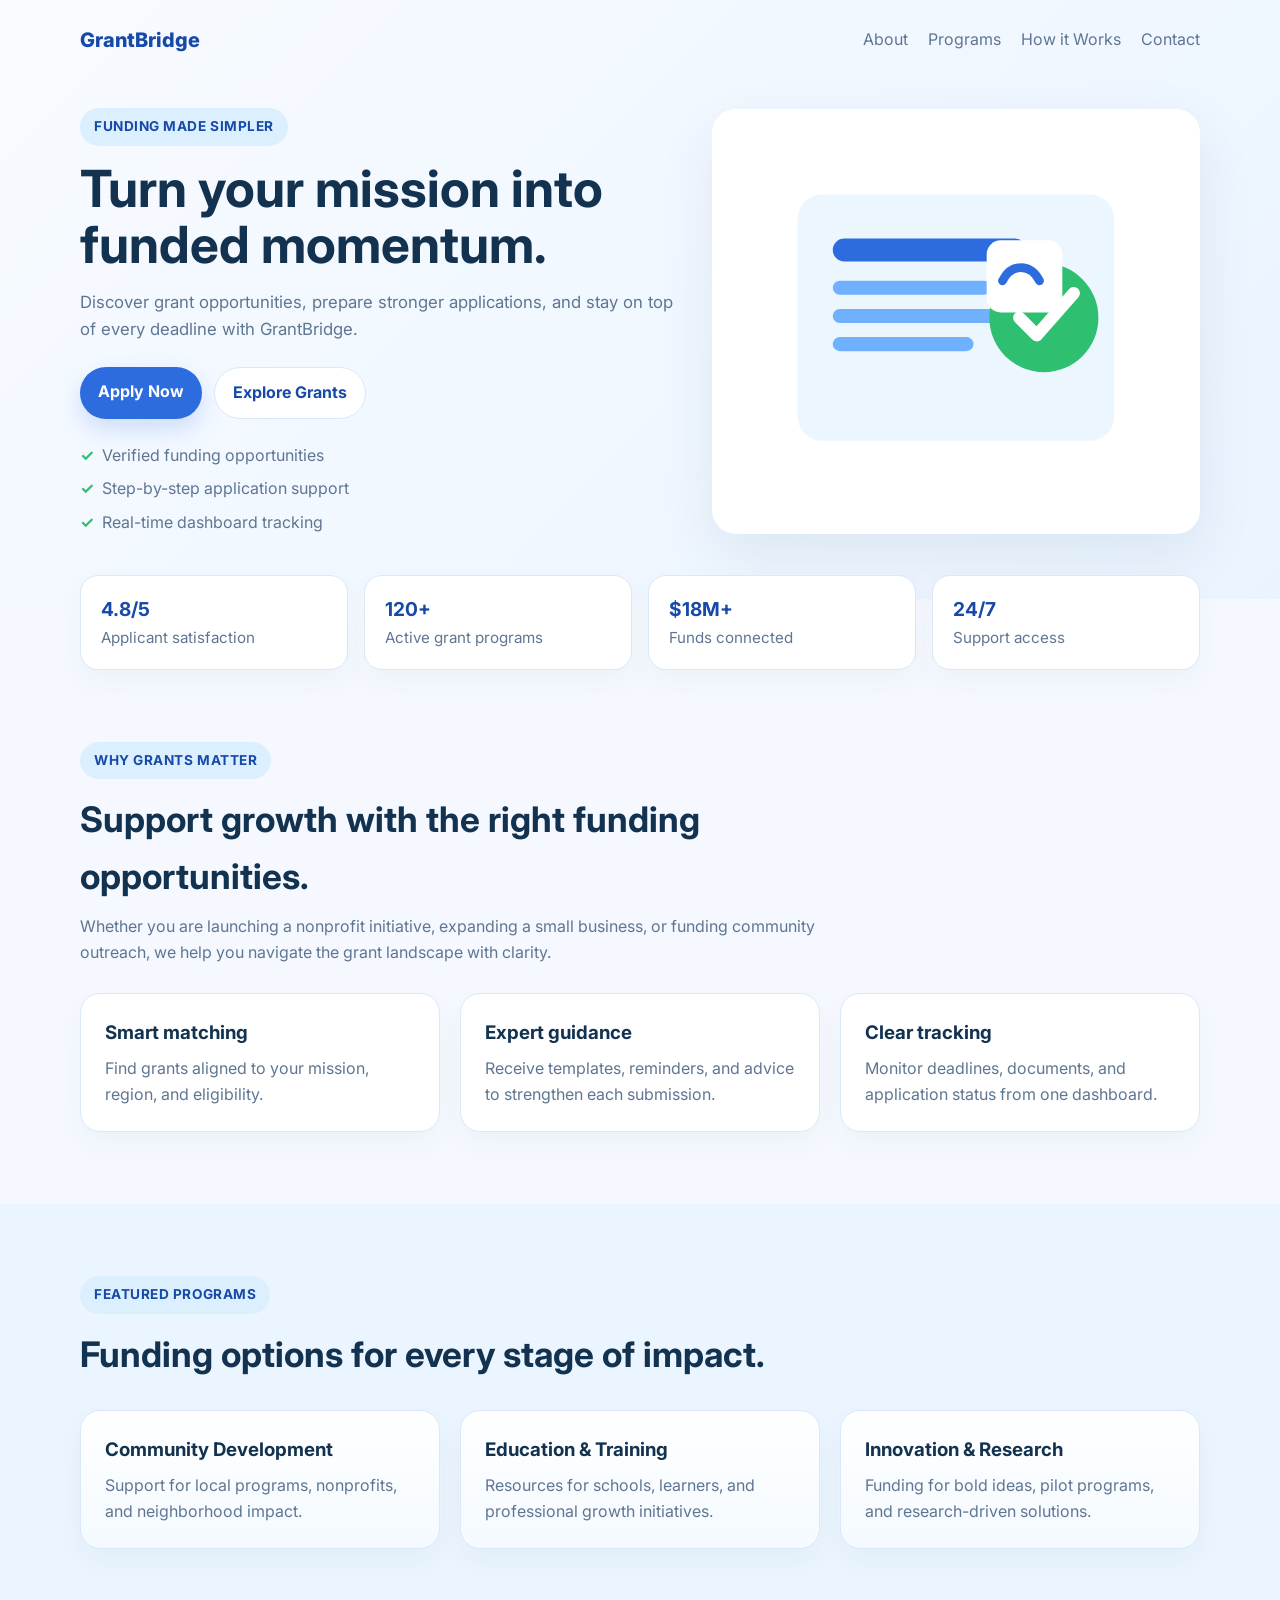
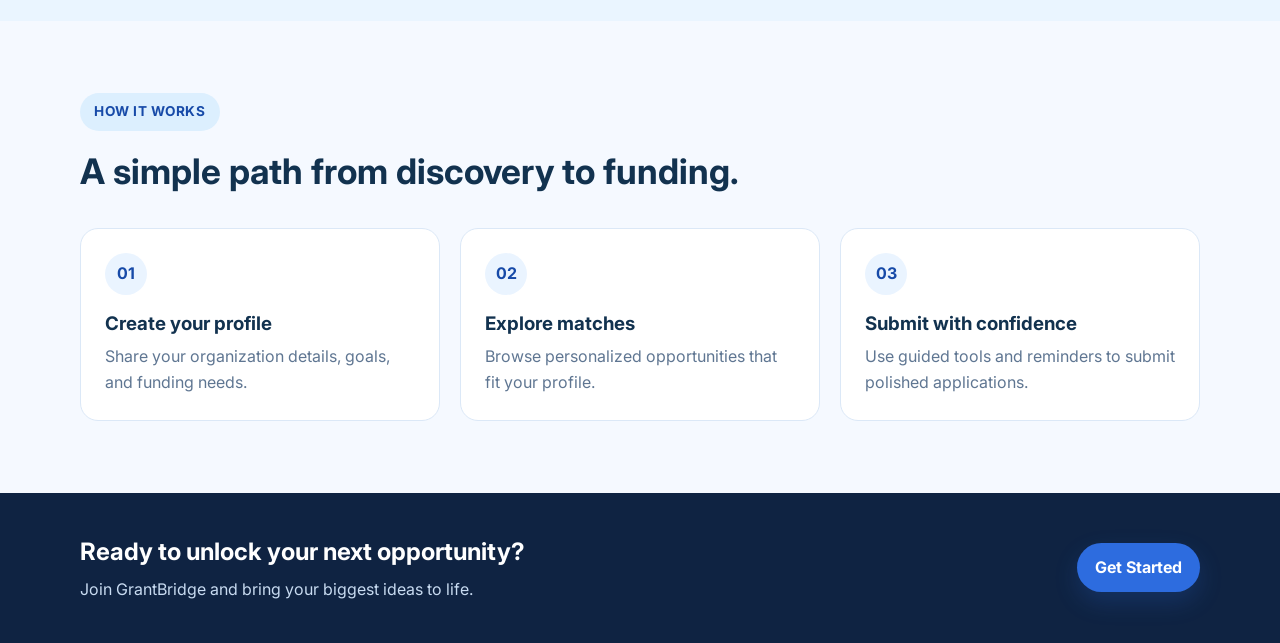
<file: index.html>
<!DOCTYPE html>
<html lang="en">
  <head>
    <meta charset="UTF-8" />
    <meta name="viewport" content="width=device-width, initial-scale=1.0" />
    <title>GrantBridge | Find the Right Funding</title>
    <meta
      name="description"
      content="GrantBridge helps individuals and organizations discover, apply for, and manage grants with confidence."
    />
    <link rel="preconnect" href="https://fonts.googleapis.com" />
    <link rel="preconnect" href="https://fonts.gstatic.com" crossorigin />
    <link
      href="https://fonts.googleapis.com/css2?family=Inter:wght@400;500;600;700;800&display=swap"
      rel="stylesheet"
    />
    <link rel="stylesheet" href="styles.css" />
  </head>
  <body>
    <header class="hero">
      <nav class="nav container">
        <a class="brand" href="#">GrantBridge</a>
        <div class="nav-links">
          <a href="#about">About</a>
          <a href="#programs">Programs</a>
          <a href="#process">How it Works</a>
          <a href="#contact">Contact</a>
        </div>
      </nav>

      <div class="container hero-grid">
        <div class="hero-copy">
          <span class="eyebrow">Funding made simpler</span>
          <h1>Turn your mission into funded momentum.</h1>
          <p>
            Discover grant opportunities, prepare stronger applications, and
            stay on top of every deadline with GrantBridge.
          </p>
          <div class="hero-actions">
            <a class="btn btn-primary" href="login.php">Apply Now</a>
            <a class="btn btn-secondary" href="signup.php">Explore Grants</a>
          </div>
          <ul class="hero-highlights">
            <li>Verified funding opportunities</li>
            <li>Step-by-step application support</li>
            <li>Real-time dashboard tracking</li>
          </ul>
        </div>

        <div class="hero-card">
          <svg viewBox="0 0 500 420" role="img" aria-label="GrantBridge illustration">
            <rect x="70" y="70" width="360" height="280" rx="28" fill="#ecf6ff" />
            <rect x="110" y="120" width="220" height="26" rx="13" fill="#2d6cdf" />
            <rect x="110" y="168" width="180" height="16" rx="8" fill="#6fb1ff" />
            <rect x="110" y="200" width="200" height="16" rx="8" fill="#6fb1ff" />
            <rect x="110" y="232" width="160" height="16" rx="8" fill="#6fb1ff" />
            <circle cx="350" cy="210" r="62" fill="#2fbf71" />
            <path d="M322 210l20 20 42-48" stroke="#fff" stroke-width="14" fill="none" stroke-linecap="round" stroke-linejoin="round" />
            <rect x="285" y="122" width="86" height="82" rx="16" fill="#fff" />
            <path d="M303 168c10-20 32-20 42 0" stroke="#2d6cdf" stroke-width="10" fill="none" stroke-linecap="round" />
          </svg>
        </div>
      </div>
    </header>

    <main>
      <section class="stats container">
        <div>
          <strong>4.8/5</strong>
          <span>Applicant satisfaction</span>
        </div>
        <div>
          <strong>120+</strong>
          <span>Active grant programs</span>
        </div>
        <div>
          <strong>$18M+</strong>
          <span>Funds connected</span>
        </div>
        <div>
          <strong>24/7</strong>
          <span>Support access</span>
        </div>
      </section>

      <section id="about" class="section container">
        <div class="section-heading">
          <span class="eyebrow">Why Grants Matter</span>
          <h2>Support growth with the right funding opportunities.</h2>
          <p>
            Whether you are launching a nonprofit initiative, expanding a small
            business, or funding community outreach, we help you navigate the
            grant landscape with clarity.
          </p>
        </div>
        <div class="card-grid">
          <article class="card">
            <h3>Smart matching</h3>
            <p>Find grants aligned to your mission, region, and eligibility.</p>
          </article>
          <article class="card">
            <h3>Expert guidance</h3>
            <p>Receive templates, reminders, and advice to strengthen each submission.</p>
          </article>
          <article class="card">
            <h3>Clear tracking</h3>
            <p>Monitor deadlines, documents, and application status from one dashboard.</p>
          </article>
        </div>
      </section>

      <section id="programs" class="section section-alt">
        <div class="container">
          <div class="section-heading">
            <span class="eyebrow">Featured Programs</span>
            <h2>Funding options for every stage of impact.</h2>
          </div>
          <div class="card-grid">
            <article class="card card-highlight">
              <h3>Community Development</h3>
              <p>Support for local programs, nonprofits, and neighborhood impact.</p>
            </article>
            <article class="card card-highlight">
              <h3>Education & Training</h3>
              <p>Resources for schools, learners, and professional growth initiatives.</p>
            </article>
            <article class="card card-highlight">
              <h3>Innovation & Research</h3>
              <p>Funding for bold ideas, pilot programs, and research-driven solutions.</p>
            </article>
          </div>
        </div>
      </section>

      <section id="process" class="section container">
        <div class="section-heading">
          <span class="eyebrow">How It Works</span>
          <h2>A simple path from discovery to funding.</h2>
        </div>
        <div class="steps">
          <div class="step">
            <span>01</span>
            <h3>Create your profile</h3>
            <p>Share your organization details, goals, and funding needs.</p>
          </div>
          <div class="step">
            <span>02</span>
            <h3>Explore matches</h3>
            <p>Browse personalized opportunities that fit your profile.</p>
          </div>
          <div class="step">
            <span>03</span>
            <h3>Submit with confidence</h3>
            <p>Use guided tools and reminders to submit polished applications.</p>
          </div>
        </div>
      </section>
    </main>

    <footer id="contact" class="footer">
      <div class="container footer-content">
        <div>
          <h2>Ready to unlock your next opportunity?</h2>
          <p>Join GrantBridge and bring your biggest ideas to life.</p>
        </div>
        <a class="btn btn-primary" href="mailto:hello@grantbridge.com">Get Started</a>
      </div>
    </footer>
  </body>
</html>
</file>
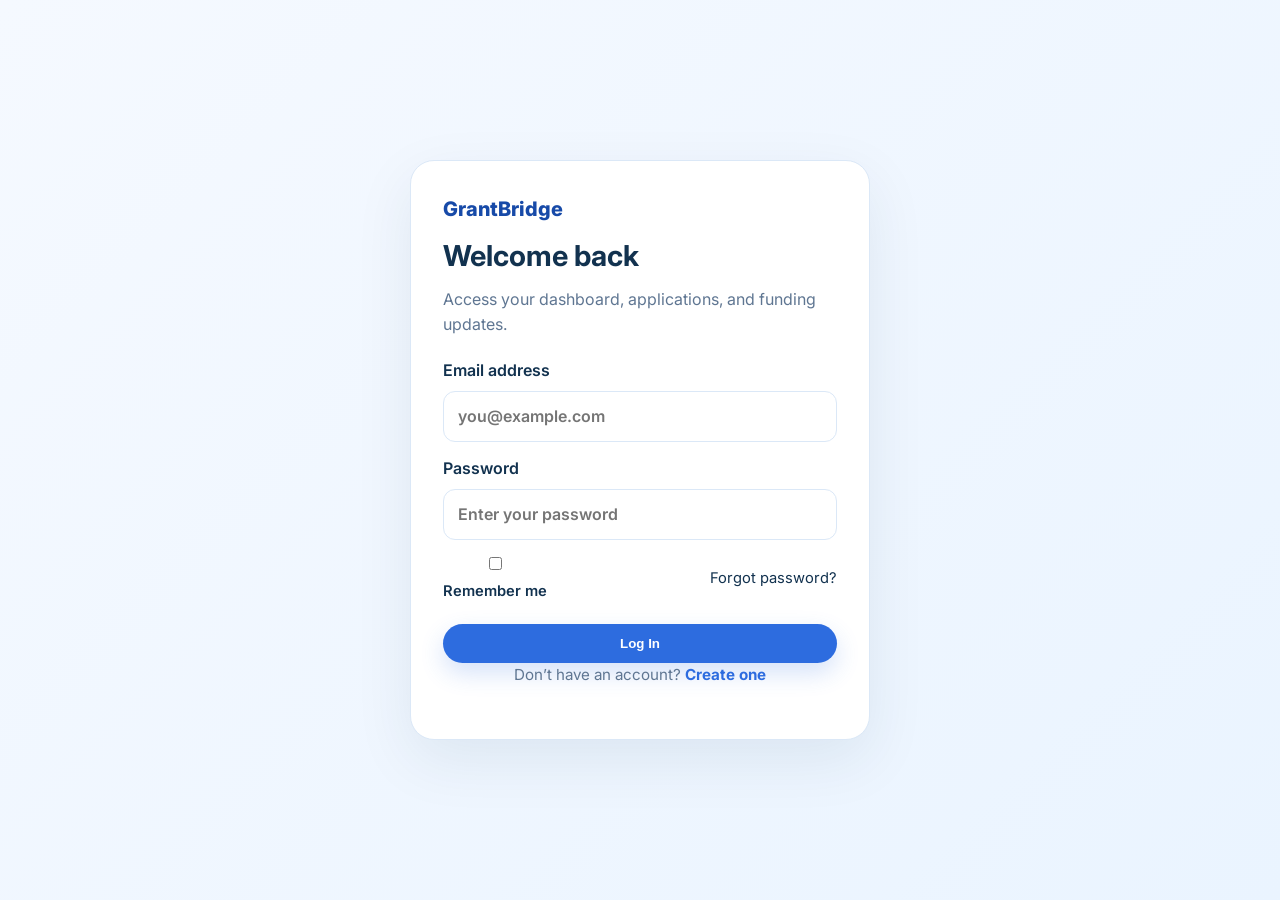
<file: login.html>
<!DOCTYPE html>
<html lang="en">
  <head>
    <meta charset="UTF-8" />
    <meta name="viewport" content="width=device-width, initial-scale=1.0" />
    <title>GrantBridge | Login</title>
    <meta name="description" content="Log in to your GrantBridge account." />
    <link rel="preconnect" href="https://fonts.googleapis.com" />
    <link rel="preconnect" href="https://fonts.gstatic.com" crossorigin />
    <link
      href="https://fonts.googleapis.com/css2?family=Inter:wght@400;500;600;700;800&display=swap"
      rel="stylesheet"
    />
    <link rel="stylesheet" href="styles.css" />
  </head>
  <body class="auth-body">
    <div class="auth-shell">
      <div class="auth-card">
        <a class="brand auth-brand" href="index.html">GrantBridge</a>
        <h1>Welcome back</h1>
        <p>Access your dashboard, applications, and funding updates.</p>

        <form class="auth-form">
          <label>
            Email address
            <input type="email" placeholder="you@example.com" required />
          </label>

          <label>
            Password
            <input type="password" placeholder="Enter your password" required />
          </label>

          <div class="form-row">
            <label class="checkbox-row">
              <input type="checkbox" />
              <span>Remember me</span>
            </label>
            <a href="#">Forgot password?</a>
          </div>

          <button class="btn btn-primary auth-submit" type="submit">Log In</button>
        </form>

        <p class="auth-switch">
          Don’t have an account?
          <a href="signup.html">Create one</a>
        </p>
      </div>
    </div>
  </body>
</html>
</file>
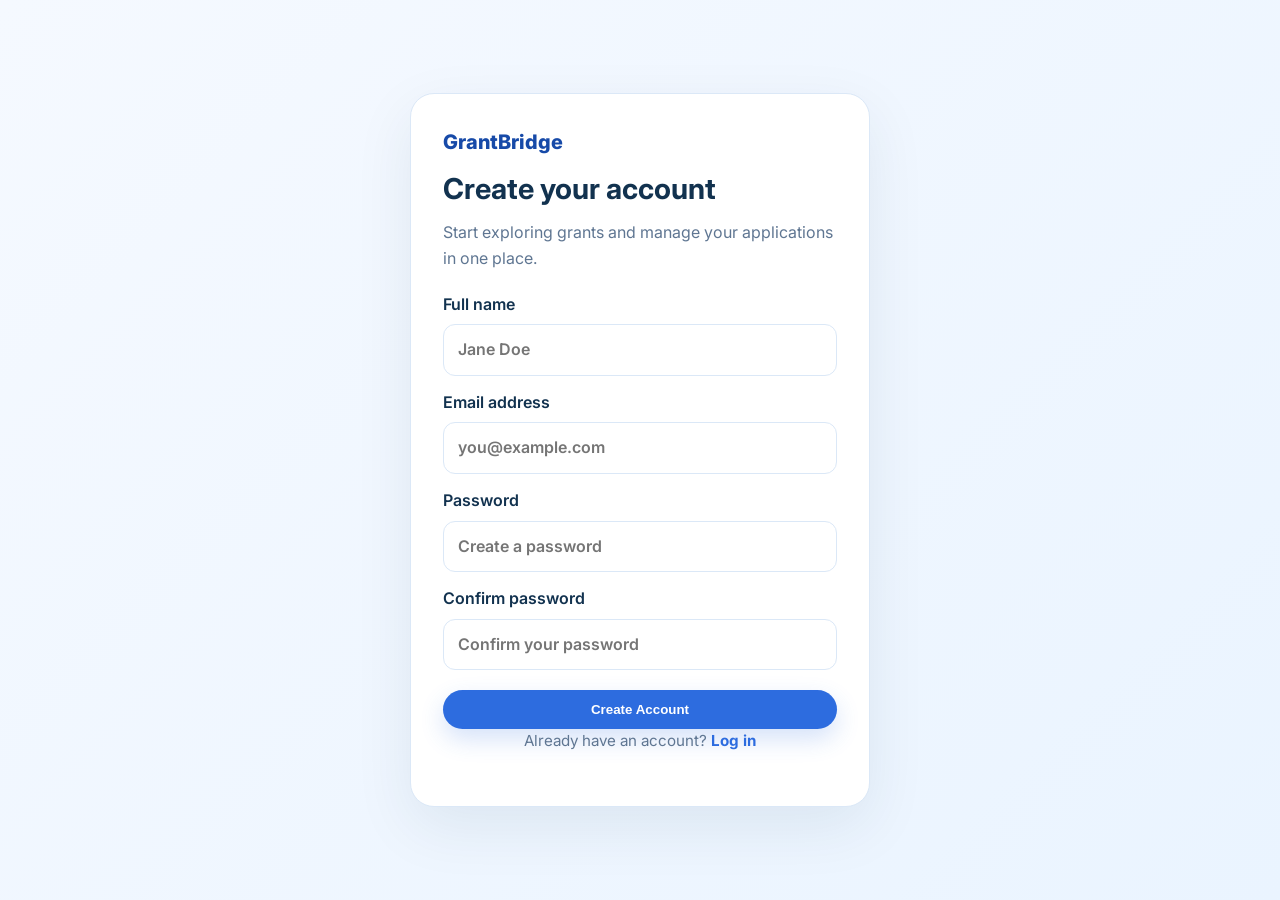
<file: signup.html>
<!DOCTYPE html>
<html lang="en">
  <head>
    <meta charset="UTF-8" />
    <meta name="viewport" content="width=device-width, initial-scale=1.0" />
    <title>GrantBridge | Sign Up</title>
    <meta name="description" content="Create your GrantBridge account." />
    <link rel="preconnect" href="https://fonts.googleapis.com" />
    <link rel="preconnect" href="https://fonts.gstatic.com" crossorigin />
    <link
      href="https://fonts.googleapis.com/css2?family=Inter:wght@400;500;600;700;800&display=swap"
      rel="stylesheet"
    />
    <link rel="stylesheet" href="styles.css" />
  </head>
  <body class="auth-body">
    <div class="auth-shell">
      <div class="auth-card">
        <a class="brand auth-brand" href="index.html">GrantBridge</a>
        <h1>Create your account</h1>
        <p>Start exploring grants and manage your applications in one place.</p>

        <form class="auth-form">
          <label>
            Full name
            <input type="text" placeholder="Jane Doe" required />
          </label>

          <label>
            Email address
            <input type="email" placeholder="you@example.com" required />
          </label>

          <label>
            Password
            <input type="password" placeholder="Create a password" required />
          </label>

          <label>
            Confirm password
            <input type="password" placeholder="Confirm your password" required />
          </label>

          <button class="btn btn-primary auth-submit" type="submit">Create Account</button>
        </form>

        <p class="auth-switch">
          Already have an account?
          <a href="login.html">Log in</a>
        </p>
      </div>
    </div>
  </body>
</html>
</file>
<file: styles.css>
:root {
  --bg: #f5f9ff;
  --surface: #ffffff;
  --primary: #2d6cdf;
  --primary-dark: #174aa8;
  --accent: #2fbf71;
  --text: #12324f;
  --mute: #5f7692;
  --border: #dbe8f7;
}

* {
  box-sizing: border-box;
}

body {
  margin: 0;
  font-family: 'Inter', sans-serif;
  color: var(--text);
  background: var(--bg);
  line-height: 1.6;
}

a {
  color: inherit;
  text-decoration: none;
}

.container {
  width: min(1120px, calc(100% - 32px));
  margin: 0 auto;
}

.hero {
  background: linear-gradient(135deg, #f8fbff 0%, #eaf4ff 100%);
  padding-bottom: 64px;
}

.nav {
  display: flex;
  justify-content: space-between;
  align-items: center;
  padding: 24px 0;
}

.brand {
  font-weight: 800;
  font-size: 1.25rem;
  color: var(--primary-dark);
}

.nav-links {
  display: flex;
  gap: 20px;
  color: var(--mute);
}

.hero-grid {
  display: grid;
  grid-template-columns: 1.1fr 0.9fr;
  gap: 36px;
  align-items: center;
  padding-top: 28px;
}

.eyebrow {
  display: inline-block;
  background: #dceffe;
  color: var(--primary-dark);
  border-radius: 999px;
  padding: 8px 14px;
  font-size: 0.85rem;
  font-weight: 700;
  letter-spacing: 0.04em;
  text-transform: uppercase;
}

.hero-copy h1 {
  font-size: clamp(2rem, 4vw, 3.4rem);
  line-height: 1.1;
  margin: 14px 0 12px;
}

.hero-copy p {
  font-size: 1.05rem;
  color: var(--mute);
  max-width: 620px;
}

.hero-actions {
  display: flex;
  flex-wrap: wrap;
  gap: 12px;
  margin: 24px 0;
}

.btn {
  display: inline-block;
  padding: 12px 18px;
  border-radius: 999px;
  font-weight: 700;
  transition: transform 0.2s ease, box-shadow 0.2s ease;
}

.btn:hover {
  transform: translateY(-1px);
}

.btn-primary {
  background: var(--primary);
  color: white;
  box-shadow: 0 10px 25px rgba(45, 108, 223, 0.2);
}

.btn-secondary {
  background: white;
  color: var(--primary-dark);
  border: 1px solid var(--border);
}

.hero-highlights {
  padding: 0;
  margin: 0;
  list-style: none;
  display: flex;
  flex-direction: column;
  gap: 8px;
  color: var(--mute);
}

.hero-highlights li::before {
  content: '✓';
  color: var(--accent);
  font-weight: 700;
  margin-right: 8px;
}

.hero-card {
  background: white;
  border-radius: 24px;
  padding: 24px;
  box-shadow: 0 20px 60px rgba(18, 50, 79, 0.08);
}

.hero-card svg {
  width: 100%;
  height: auto;
}

.stats {
  display: grid;
  grid-template-columns: repeat(4, 1fr);
  gap: 16px;
  margin-top: -24px;
}

.stats div {
  background: white;
  border: 1px solid var(--border);
  border-radius: 18px;
  padding: 18px 20px;
  box-shadow: 0 12px 30px rgba(18, 50, 79, 0.04);
}

.stats strong {
  display: block;
  font-size: 1.2rem;
  color: var(--primary-dark);
}

.stats span {
  color: var(--mute);
  font-size: 0.95rem;
}

.section {
  padding: 72px 0;
}

.section-alt {
  background: #eaf5ff;
}

.section-heading {
  max-width: 760px;
  margin-bottom: 28px;
}

.section-heading h2 {
  font-size: clamp(1.6rem, 2.8vw, 2.2rem);
  margin: 12px 0 10px;
}

.section-heading p {
  color: var(--mute);
  margin: 0;
}

.card-grid {
  display: grid;
  grid-template-columns: repeat(3, 1fr);
  gap: 20px;
}

.card {
  background: white;
  padding: 24px;
  border-radius: 20px;
  border: 1px solid var(--border);
  box-shadow: 0 12px 28px rgba(18, 50, 79, 0.04);
}

.card h3 {
  margin-top: 0;
  margin-bottom: 8px;
}

.card p {
  margin: 0;
  color: var(--mute);
}

.card-highlight {
  background: linear-gradient(180deg, #ffffff 0%, #f4faff 100%);
}

.steps {
  display: grid;
  grid-template-columns: repeat(3, 1fr);
  gap: 20px;
}

.step {
  background: white;
  border: 1px solid var(--border);
  border-radius: 18px;
  padding: 24px;
}

.step span {
  display: inline-grid;
  place-items: center;
  width: 42px;
  height: 42px;
  border-radius: 50%;
  background: #eaf4ff;
  color: var(--primary-dark);
  font-weight: 700;
}

.step h3 {
  margin: 14px 0 6px;
}

.step p {
  margin: 0;
  color: var(--mute);
}

.footer {
  background: #0f2342;
  color: white;
  padding: 40px 0;
}

.footer-content {
  display: flex;
  justify-content: space-between;
  align-items: center;
  gap: 20px;
}

.footer h2 {
  margin: 0 0 6px;
}

.footer p {
  margin: 0;
  color: #c8dbf1;
}

.auth-body {
  min-height: 100vh;
  background: linear-gradient(135deg, #f5f9ff 0%, #eaf4ff 100%);
}

.auth-shell {
  min-height: 100vh;
  display: grid;
  place-items: center;
  padding: 32px 16px;
}

.auth-card {
  width: min(460px, 100%);
  background: white;
  border: 1px solid var(--border);
  border-radius: 24px;
  padding: 32px;
  box-shadow: 0 20px 60px rgba(18, 50, 79, 0.08);
}

.auth-brand {
  display: inline-block;
  margin-bottom: 8px;
}

.auth-card h1 {
  margin: 0 0 8px;
  font-size: 1.8rem;
}

.auth-card p {
  margin: 0 0 20px;
  color: var(--mute);
}

.auth-form {
  display: flex;
  flex-direction: column;
  gap: 14px;
}

.auth-form label {
  display: flex;
  flex-direction: column;
  gap: 7px;
  font-weight: 600;
  color: var(--text);
}

.auth-form input {
  width: 100%;
  padding: 12px 14px;
  border-radius: 12px;
  border: 1px solid var(--border);
  font: inherit;
  outline: none;
}

.auth-form input:focus {
  border-color: var(--primary);
  box-shadow: 0 0 0 3px rgba(45, 108, 223, 0.14);
}

.form-row {
  display: flex;
  justify-content: space-between;
  align-items: center;
  gap: 10px;
  font-size: 0.92rem;
}

.checkbox-row {
  display: flex;
  flex-direction: row;
  align-items: center;
  gap: 8px;
  font-weight: 500;
}

.checkbox-row input {
  width: auto;
}

.auth-submit {
  width: 100%;
  border: none;
  cursor: pointer;
  margin-top: 6px;
}

.auth-switch {
  margin-top: 18px;
  text-align: center;
  font-size: 0.95rem;
}

.auth-switch a {
  color: var(--primary);
  font-weight: 700;
}

.message {
  padding: 12px 14px;
  border-radius: 12px;
  margin-bottom: 16px;
  font-weight: 600;
}

.message-error {
  background: #ffe8e8;
  color: #9b1c1c;
}

.dashboard-shell {
  min-height: 100vh;
  background: linear-gradient(135deg, #f5f9ff 0%, #eaf4ff 100%);
  padding: 40px 16px;
}

.dashboard-card {
  max-width: 980px;
  margin: 0 auto;
  background: white;
  border-radius: 24px;
  padding: 32px;
  box-shadow: 0 20px 60px rgba(18, 50, 79, 0.08);
}

.dashboard-nav {
  display: flex;
  justify-content: space-between;
  align-items: center;
  gap: 16px;
  padding-bottom: 20px;
  margin-bottom: 24px;
  border-bottom: 1px solid var(--border);
}

.dashboard-nav-links {
  display: flex;
  gap: 16px;
  color: var(--mute);
  font-weight: 600;
}

.dashboard-top {
  display: flex;
  justify-content: space-between;
  align-items: center;
  gap: 16px;
  margin-bottom: 24px;
}

.summary-grid {
  display: grid;
  grid-template-columns: repeat(3, 1fr);
  gap: 16px;
  margin-bottom: 24px;
}

.summary-card {
  background: linear-gradient(135deg, #eef6ff 0%, #f8fbff 100%);
  border: 1px solid var(--border);
  border-radius: 18px;
  padding: 20px;
}

.summary-card-accent {
  background: linear-gradient(135deg, #e6f9ef 0%, #f3fff8 100%);
}

.summary-card h3 {
  margin: 0 0 8px;
}

.summary-card strong {
  display: block;
  font-size: 1.6rem;
  color: var(--primary-dark);
}

.summary-card p {
  margin: 6px 0 0;
  color: var(--mute);
}

.dashboard-grid {
  display: grid;
  grid-template-columns: 1.2fr 0.8fr;
  gap: 20px;
}

.panel {
  border: 1px solid var(--border);
  border-radius: 18px;
  padding: 20px;
  background: #fbfdff;
}

.panel h3 {
  margin-top: 0;
}

.list {
  display: flex;
  flex-direction: column;
  gap: 12px;
}

.list-item {
  padding: 12px 14px;
  background: white;
  border: 1px solid var(--border);
  border-radius: 12px;
}

.activity-list {
  display: flex;
  flex-direction: column;
  gap: 12px;
}

.activity-item {
  display: flex;
  gap: 12px;
  padding: 12px 14px;
  background: white;
  border: 1px solid var(--border);
  border-radius: 12px;
}

.activity-badge {
  display: inline-flex;
  align-items: center;
  justify-content: center;
  min-width: 68px;
  height: 36px;
  padding: 0 10px;
  border-radius: 999px;
  background: #eaf4ff;
  color: var(--primary-dark);
  font-size: 0.8rem;
  font-weight: 700;
  text-transform: uppercase;
}

.activity-item p {
  margin: 4px 0;
  color: var(--mute);
}

.activity-item span {
  font-size: 0.85rem;
  color: var(--mute);
}

.donation-grid {
  display: grid;
  grid-template-columns: 1.1fr 0.9fr;
  gap: 20px;
}

.donation-form select,
.donation-form textarea,
.donation-form input[type="file"] {
  width: 100%;
  padding: 12px 14px;
  border-radius: 12px;
  border: 1px solid var(--border);
  font: inherit;
  outline: none;
  resize: vertical;
  background: white;
}

.donation-form select:focus,
.donation-form textarea:focus,
.donation-form input[type="file"]:focus {
  border-color: var(--primary);
  box-shadow: 0 0 0 3px rgba(45, 108, 223, 0.14);
}

.bitcoin-box {
  background: #f7fbff;
  border: 1px solid var(--border);
  border-radius: 16px;
  padding: 16px;
  margin: 16px 0;
}

.bitcoin-label {
  display: block;
  font-size: 0.8rem;
  font-weight: 700;
  text-transform: uppercase;
  letter-spacing: 0.04em;
  color: var(--primary-dark);
  margin-bottom: 8px;
}

.bitcoin-note {
  color: var(--mute);
}

.helper-text {
  margin: -6px 0 0;
  color: var(--mute);
  font-size: 0.92rem;
}

.profile-grid {
  display: grid;
  grid-template-columns: 1.1fr 0.9fr;
  gap: 20px;
}

.profile-grid textarea {
  width: 100%;
  padding: 12px 14px;
  border-radius: 12px;
  border: 1px solid var(--border);
  font: inherit;
  outline: none;
  resize: vertical;
}

.profile-grid textarea:focus {
  border-color: var(--primary);
  box-shadow: 0 0 0 3px rgba(45, 108, 223, 0.14);
}

.admin-actions {
  display: flex;
  flex-wrap: wrap;
  gap: 10px;
  margin-top: 10px;
}

.admin-actions select {
  min-width: 140px;
  padding: 10px 12px;
  border-radius: 10px;
  border: 1px solid var(--border);
  font: inherit;
}

@media (max-width: 900px) {
  .hero-grid,
  .card-grid,
  .steps,
  .stats {
    grid-template-columns: 1fr 1fr;
  }

  .hero-grid {
    grid-template-columns: 1fr;
  }
}

@media (max-width: 640px) {
  .nav-links {
    display: none;
  }

  .stats,
  .card-grid,
  .steps,
  .footer-content,
  .summary-grid,
  .dashboard-grid,
  .donation-grid,
  .profile-grid {
    grid-template-columns: 1fr;
    display: grid;
  }

  .dashboard-nav {
    flex-direction: column;
    align-items: flex-start;
  }

  .dashboard-nav-links {
    flex-wrap: wrap;
  }

  .hero-actions {
    flex-direction: column;
  }

  .btn {
    text-align: center;
  }
}
</file>
